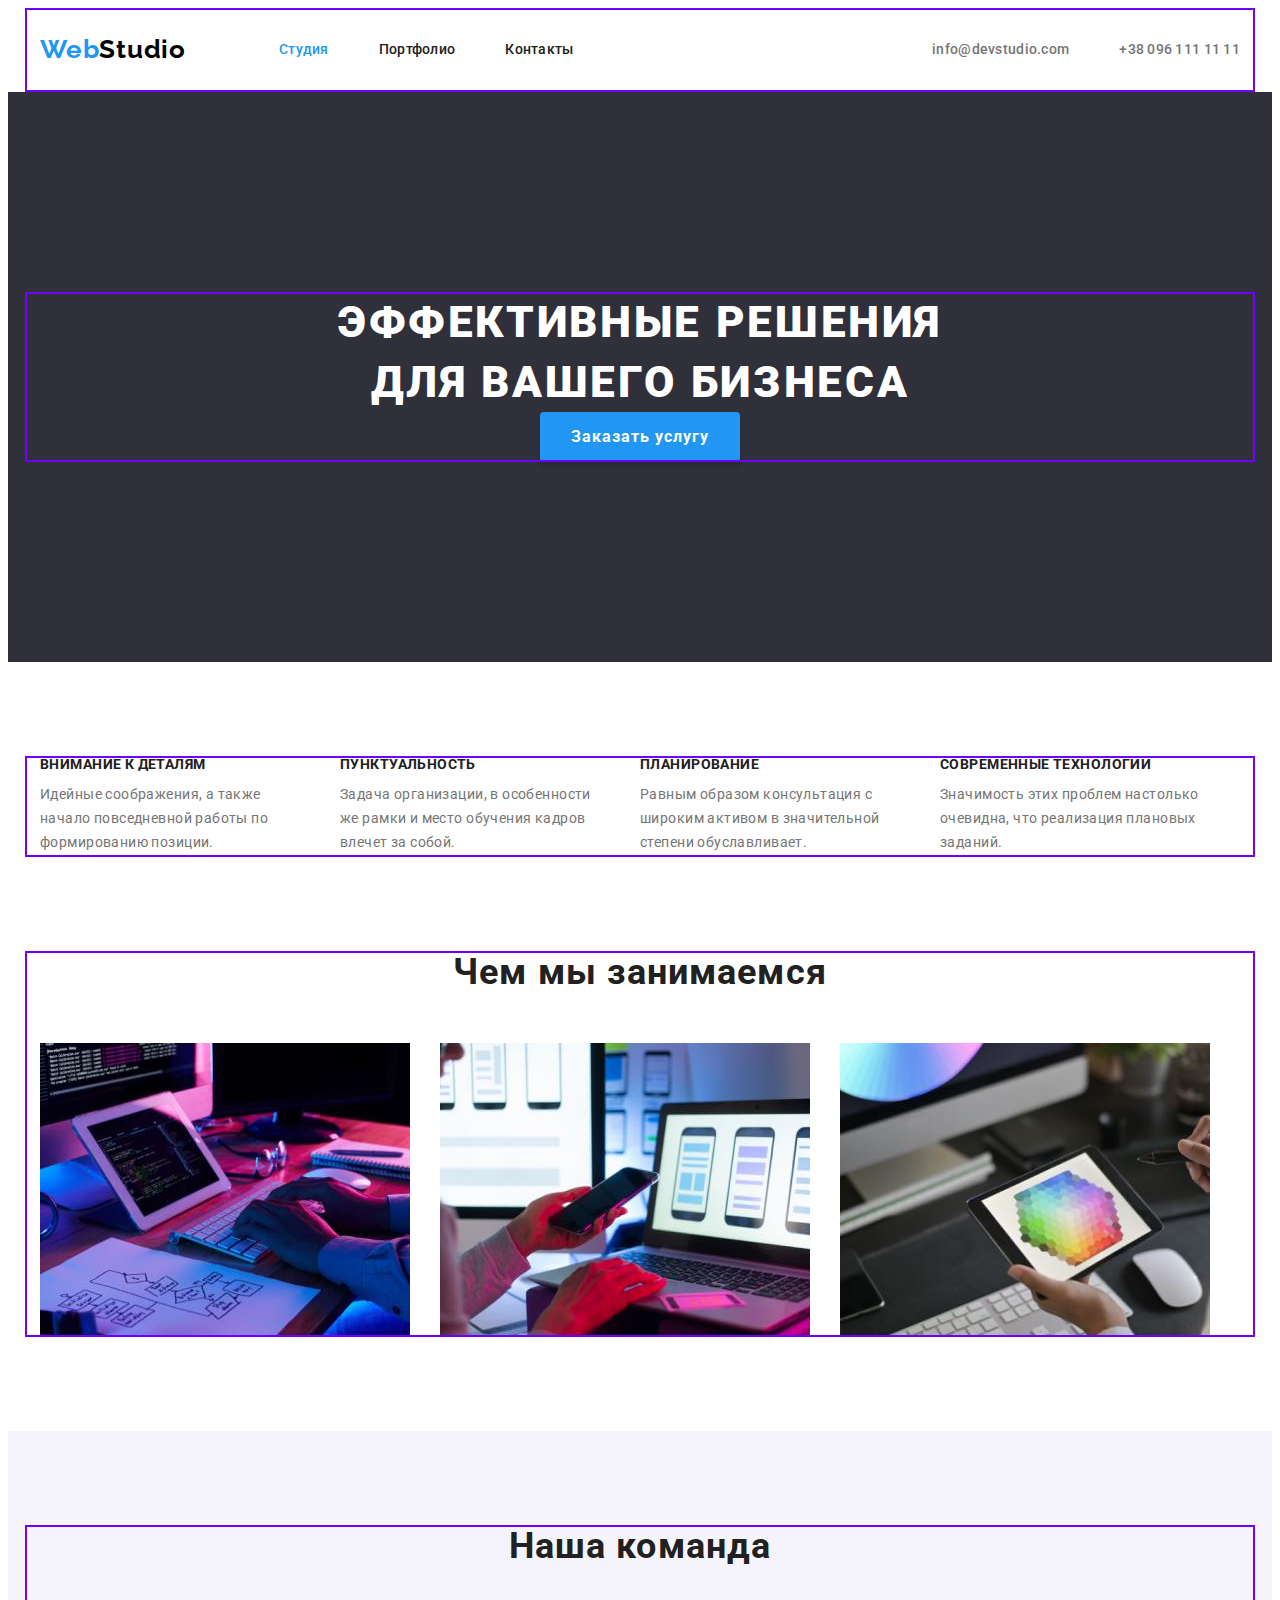
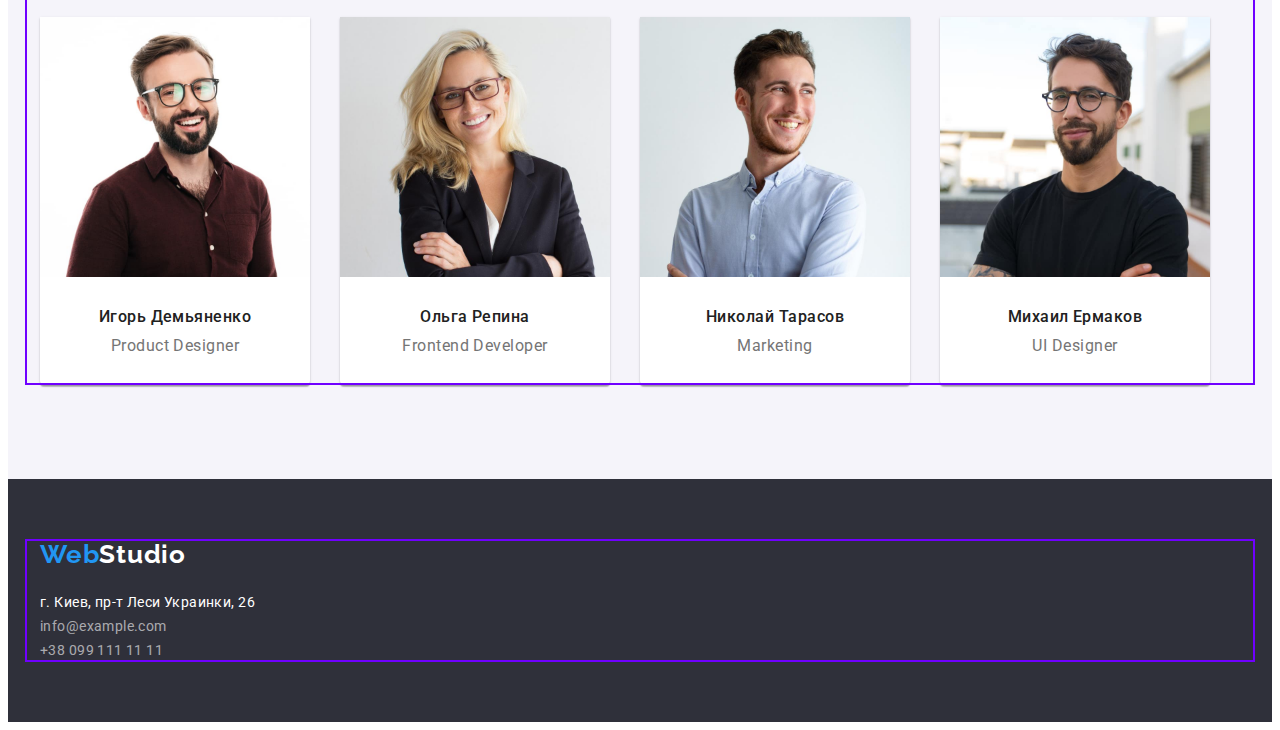
<file: index.html>
<!DOCTYPE html>
<html lang="ru">
  <head>
    <meta charset="UTF-8" />
    <meta http-equiv="X-UA-Compatible" content="IE=edge" />
    <meta name="viewport" content="width=device-width, initial-scale=1.0" />
    <!--Normalize start-->
    <link
      rel="stylesheet"
      href="https://cdnjs.cloudflare.com/ajax/libs/modern-normalize/1.1.0/modern-normalize.min.css"
      integrity="sha512-wpPYUAdjBVSE4KJnH1VR1HeZfpl1ub8YT/NKx4PuQ5NmX2tKuGu6U/JRp5y+Y8XG2tV+wKQpNHVUX03MfMFn9Q=="
      crossorigin="anonymous"
      referrerpolicy="no-referrer"
    />
    <!--Normalize end-->
    <!--Fonts start-->
    <link rel="preconnect" href="https://fonts.googleapis.com" />
    <link rel="preconnect" href="https://fonts.gstatic.com" crossorigin />
    <link
      href="https://fonts.googleapis.com/css2?family=Raleway:wght@700&family=Roboto:wght@400;500;700;900&display=swap"
      rel="stylesheet"
    />
    <link rel="stylesheet" href="./css/styles.css" />
    <!--Fonts end-->
    <title>Студия</title>
  </head>
  <body>
    <header class="header">
      <div class="container header-container">
        <!--Шапка сайта-->
        <a class="logo link" href=""
          ><span>Web</span><span class="header-logo-cl">Studio</span></a
        >

        <nav class="header-nav">
          <ul class="header-list list">
            <li class="header-item">
              <a class="header-link header-link-current link" href="#studio"
                >Студия</a
              >
            </li>
            <li class="header-item">
              <a class="header-link link" href="./portfolio.html">Портфолио</a>
            </li>
            <li class="header-item">
              <a class="header-link link" href="#contacts">Контакты</a>
            </li>
          </ul>
        </nav>

        <ul class="header-cont-list list">
          <li class="header-cont-item">
            <a
              class="header-mail link"
              href="mailto:info@devstudio.com"
              title="Отправить электронное письмо"
              >info@devstudio.com</a
            >
          </li>
          <li class="header-cont-item">
            <a
              class="header-phone link"
              href="tel:++380961111111"
              title="Позвонить"
              >+38 096 111 11 11</a
            >
          </li>
        </ul>
      </div>
    </header>

    <!-- уникальный контент сайта -->
    <main>
      <!--Секция Герой-->
      <section class="hero">
        <div class="container hero-container">
          <h1 class="main-title" id="studio">
            Эффективные решения <br />
            для вашего бизнеса
          </h1>
          <button class="hero-btn btn" type="button">Заказать услугу</button>
        </div>
      </section>

      <section class="peculiarities">
        <div class="container peculiarities-container">
          <h2 class="peculiarities-title visually-hidden" id="portfolio">
            Список отличий
          </h2>

          <ul class="peculiarities-list list">
            <li class="peculiarities-item">
              <h3 class="peculiarities-subtitle">Внимание к деталям</h3>
              <p class="peculiarities-desc">
                Идейные соображения, а также начало повседневной работы по
                формированию позиции.
              </p>
            </li>
            <li class="peculiarities-item">
              <h3 class="peculiarities-subtitle">Пунктуальность</h3>
              <p class="peculiarities-desc">
                Задача организации, в особенности же рамки и место обучения
                кадров влечет за собой.
              </p>
            </li>
            <li class="peculiarities-item">
              <h3 class="peculiarities-subtitle">Планирование</h3>
              <p class="peculiarities-desc">
                Равным образом консультация с широким активом в значительной
                степени обуславливает.
              </p>
            </li>
            <li class="peculiarities-item">
              <h3 class="peculiarities-subtitle">Современные технологии</h3>
              <p class="peculiarities-desc">
                Значимость этих проблем настолько очевидна, что реализация
                плановых заданий.
              </p>
            </li>
          </ul>
        </div>
      </section>

      <section class="about">
        <div class="container">
          <h2 class="about-title">Чем мы занимаемся</h2>

          <ul class="about-list list">
            <li class="about-item">
              <img
                class="about-img"
                src="./images/img_1.jpg"
                alt="мужские руки пишут код програмирования на планшете с помощью клавиатуры"
                width="370"
              />
            </li>
            <li class="about-item">
              <img
                class="about-img"
                src="./images/img_2.jpg"
                alt="девушка держит телефон и проверяет адптивность мобильного приложения"
                width="370"
              />
            </li>
            <li class="about-item">
              <img
                class="about-img"
                src="./images/img_3.jpg"
                alt="женские руки держат планшет с отображением на экране цветовой гаммы"
                width="370"
              />
            </li>
          </ul>
        </div>
      </section>
    </main>

    <!--Наша команда-->
    <section class="team">
      <div class="container">
        <h2 class="team-title" id="contacts">Наша команда</h2>
        <ul class="team-list list">
          <li class="team-item">
            <img
              class="team-img"
              src="./images/igor_demianenko.jpg"
              alt="Мужчина с темными волосами с  бородой и в очках в красной рубашке"
              width="270"
            />
            <div class="team-item-txt">
              <h3 class="team-subtitle">Игорь Демьяненко</h3>
              <p class="team-desc" lang="en">Product Designer</p>
            </div>
          </li>
          <li class="team-item">
            <img
              class="team-img"
              src="./images/olga_repina.jpg"
              alt="Красивая девушка блондинка в очках и в черном пиджаке"
              width="270"
            />
            <div class="team-item-txt">
              <h3 class="team-subtitle">Ольга Репина</h3>
              <p class="team-desc" lang="en">Frontend Developer</p>
            </div>
          </li>

          <li class="team-item">
            <img
              class="team-img"
              src="./images/nikoly_tarasov.jpg"
              alt="Мужчина с темными волосами в светлой рубашке "
              width="270"
            />
            <div class="team-item-txt">
              <h3 class="team-subtitle">Николай Тарасов</h3>
              <p class="team-desc" lang="en">Marketing</p>
            </div>
          </li>

          <li class="team-item">
            <img
              class="team-img"
              src="./images/mikhail_ermakov.jpg"
              alt="Мужчина с темными волосами с  бородой и в очках в черной футболке"
              width="270"
            />
            <div class="team-item-txt">
              <h3 class="team-subtitle">Михаил Ермаков</h3>
              <p class="team-desc" lang="en">UI Designer</p>
            </div>
          </li>
        </ul>
      </div>
    </section>

    <footer class="footer">
      <div class="container">
        <a class="footer-logo link" href="">
          <span>Web</span><span class="footer-logo-cl">Studio</span></a
        >
        <address class="footer-list">
          <a
            class="footer-link link"
            href="https://goo.gl/maps/1XbCnB5rJUPerfFG8"
            target="_blank"
            rel="noopener noreferrer"
            title="Увидеть на гугл карте"
            >г. Киев, пр-т Леси Украинки, 26</a
          ><br />
          <a
            class="footer-mail link"
            href="mailto:info@example.com"
            title="Отправить электронное письмо"
            >info@example.com</a
          >
          <br />
          <a
            class="footer-phone link"
            href="tel:++380991111111"
            title="Позвонить"
            >+38 099 111 11 11</a
          >
        </address>
      </div>
    </footer>
  </body>
</html>
</file>
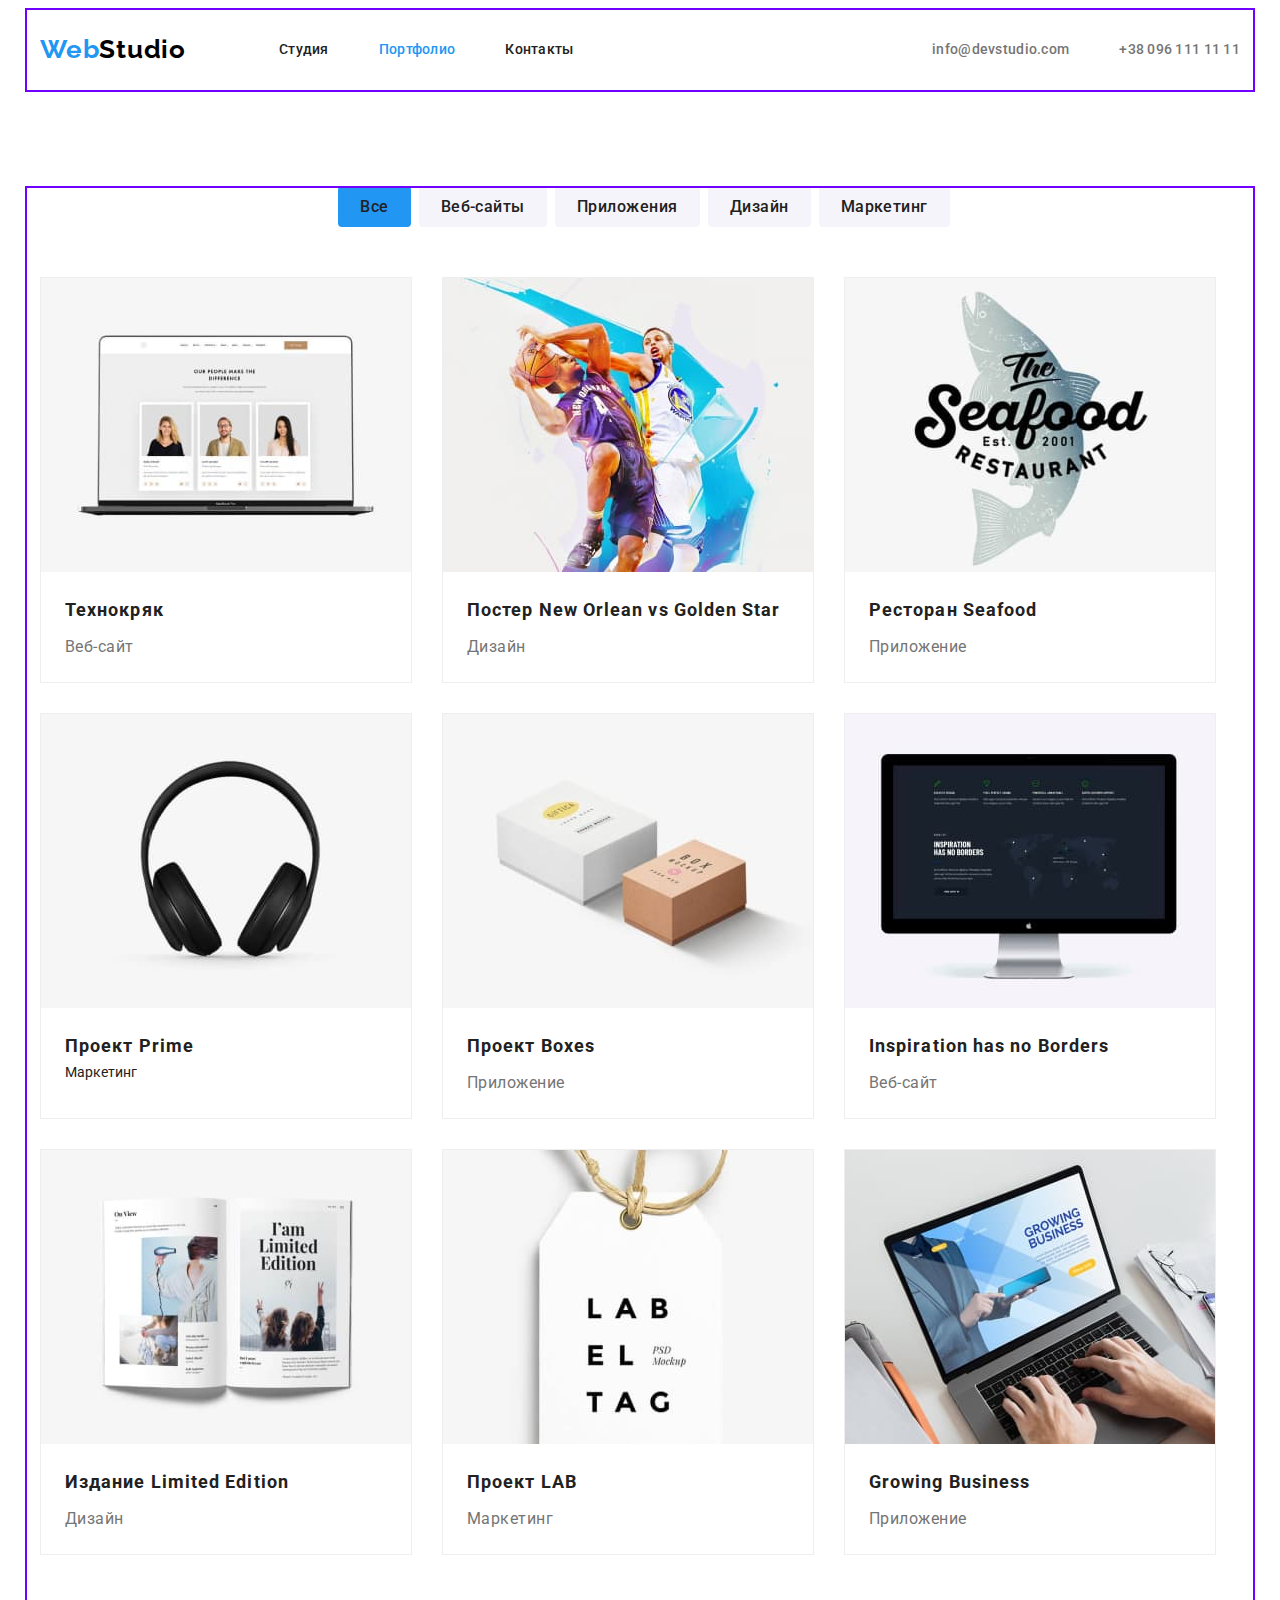
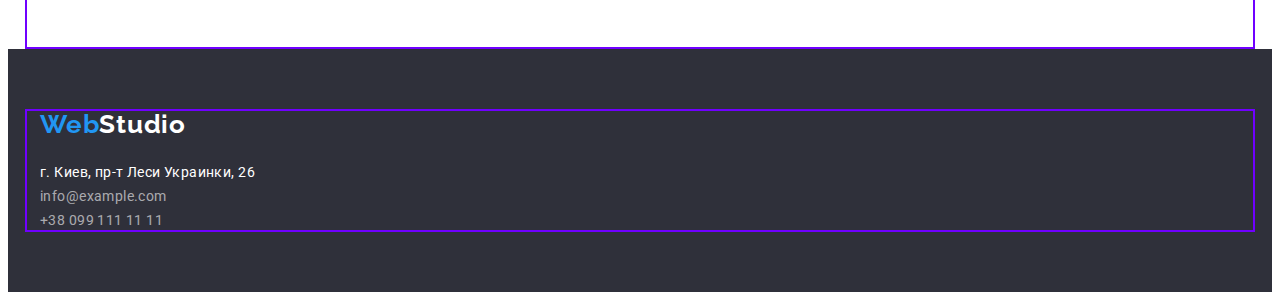
<file: portfolio.html>
<!DOCTYPE html>
<html lang="ru">
  <head>
    <meta charset="UTF-8" />
    <meta http-equiv="X-UA-Compatible" content="IE=edge" />
    <meta name="viewport" content="width=device-width, initial-scale=1.0" />
    <!--Normalize start-->
    <link
      rel="stylesheet"
      href="https://cdnjs.cloudflare.com/ajax/libs/modern-normalize/1.1.0/modern-normalize.min.css"
      integrity="sha512-wpPYUAdjBVSE4KJnH1VR1HeZfpl1ub8YT/NKx4PuQ5NmX2tKuGu6U/JRp5y+Y8XG2tV+wKQpNHVUX03MfMFn9Q=="
      crossorigin="anonymous"
      referrerpolicy="no-referrer"
    />
    <!--Normalize end-->
    <!--Fonts start-->
    <link rel="preconnect" href="https://fonts.googleapis.com" />
    <link rel="preconnect" href="https://fonts.gstatic.com" crossorigin />
    <link
      href="https://fonts.googleapis.com/css2?family=Raleway:wght@700&family=Roboto:wght@400;500;700;900&display=swap"
      rel="stylesheet"
    />
    <link rel="stylesheet" href="./css/styles.css" />
    <!--Fonts end-->
    <title>Портфолио</title>
  </head>
  <body>
    <header class="header">
      <div class="container header-container">
        <!--Шапка сайта-->
        <a class="logo link" href=""
          ><span>Web</span><span class="header-logo-cl">Studio</span></a
        >

        <nav class="header-nav">
          <ul class="header-list list">
            <li class="header-item">
              <a class="header-link link" href="./index.html">Студия</a>
            </li>
            <li class="header-item">
              <a
                class="header-link header-link-current link"
                href="./portfolio.html"
                >Портфолио</a
              >
            </li>
            <li class="header-item">
              <a class="header-link link" href="#contacts">Контакты</a>
            </li>
          </ul>
        </nav>

        <ul class="header-cont-list list">
          <li class="header-cont-item">
            <a
              class="header-mail link"
              href="mailto:info@devstudio.com"
              title="Отправить электронное письмо"
              >info@devstudio.com</a
            >
          </li>
          <li class="header-cont-item">
            <a
              class="header-phone link"
              href="tel:++380961111111"
              title="Позвонить"
              >+38 096 111 11 11</a
            >
          </li>
        </ul>
      </div>
    </header>

    <!--уникальный контент сайта-->
    <main>
      <!--Скрыть Заголовок-->
      <section class="filter">
        <div class="container filter-container">
          <h2 class="filter-title visually-hidden">Фильтр на странице</h2>

          <ul class="filter-list list">
            <li>
              <button
                class="filter-btn link filter-btn-current list"
                type="button"
              >
                Все
              </button>
            </li>
            <li>
              <button class="filter-btn" type="button">Веб-сайты</button>
            </li>
            <li>
              <button class="filter-btn" type="button">Приложения</button>
            </li>
            <li>
              <button class="filter-btn" type="button">Дизайн</button>
            </li>
            <li>
              <button class="filter-btn" type="button">Маркетинг</button>
            </li>
          </ul>

          <ul class="examples-list list">
            <li class="examples-item">
              <img
                class="examples-img"
                src="./images/1.jpg"
                alt="примера сайта на котором три фотографии сотрудников компании"
                width="370"
              />
              <div class="examples-box">
                <h3 class="example-subtitle">Технокряк</h3>
                <p class="example-desc">Веб-сайт</p>
              </div>
            </li>
            <li class="examples-item">
              <img
                class="examples-img"
                src="./images/2.jpg"
                alt="изображено профессиональных игроков в баскетбол"
                width="370"
              />
              <div class="examples-box">
                <h3 class="example-subtitle" lang="en">
                  Постер New Orlean vs Golden Star
                </h3>
                <p class="example-desc">Дизайн</p>
              </div>
            </li>
            <li class="examples-item">
              <img
                class="examples-img"
                src="./images/3.jpg"
                alt="Логотип и название компании морского ресторана Сии фуд с изображением рыбы на заднем фоне"
                width="370"
              />
              <div class="examples-box">
                <h3 class="example-subtitle" lang="en">Ресторан Seafood</h3>
                <p class="example-desc">Приложение</p>
              </div>
            </li>
            <li class="examples-item">
              <img
                class="examples-img"
                src="./images/4.jpg"
                alt="накладные наушники"
                width="370"
              />
              <div class="examples-box">
                <h3 class="example-subtitle" lang="en">Проект Prime</h3>
                <p>Маркетинг</p>
              </div>
            </li>
            <li class="examples-item">
              <img
                class="examples-img"
                src="./images/5.jpg"
                alt="две маленькие коробки"
                width="370"
              />
              <div class="examples-box">
                <h3 class="example-subtitle" lang="en">Проект Boxes</h3>
                <p class="example-desc">Приложение</p>
              </div>
            </li>
            <li class="examples-item">
              <img
                class="examples-img"
                src="./images/6.jpg"
                alt="пример сайта с картой мира"
                width="370"
              />
              <div class="examples-box">
                <h3 class="example-subtitle" lang="en">
                  Inspiration has no Borders
                </h3>
                <p class="example-desc">Веб-сайт</p>
              </div>
            </li>
            <li class="examples-item">
              <img
                class="examples-img"
                src="./images/7.jpg"
                alt="полный разворт журнала с текстом и фотографиями"
                width="370"
              />
              <div class="examples-box">
                <h3 class="example-subtitle" lang="en">
                  Издание Limited Edition
                </h3>
                <p class="example-desc">Дизайн</p>
              </div>
            </li>
            <li class="examples-item">
              <img
                class="examples-img"
                src="./images/8.jpg"
                alt="название компании лаб в виде этикетки"
                width="370"
              />
              <div class="examples-box">
                <h3 class="example-subtitle" lang="en">Проект LAB</h3>
                <p class="example-desc">Маркетинг</p>
              </div>
            </li>
            <li class="examples-item">
              <img
                class="examples-img"
                src="./images/9.jpg"
                alt="пример сайта"
                width="370"
              />
              <div class="examples-box">
                <h3 class="example-subtitle" lang="en">Growing Business</h3>
                <p class="example-desc">Приложение</p>
              </div>
            </li>
          </ul>
        </div>
      </section>
    </main>

    <footer class="footer">
      <div class="container">
        <a class="footer-logo link" href=""
          ><span>Web</span><span class="footer-logo-cl">Studio</span></a
        >
        <address class="footer-list">
          <a
            class="footer-link link"
            href="https://goo.gl/maps/1XbCnB5rJUPerfFG8"
            target="_blank"
            rel="noopener noreferrer"
            title="Увидеть на гугл карте"
            >г. Киев, пр-т Леси Украинки, 26</a
          ><br />
          <a
            class="footer-mail link"
            href="mailto:info@example.com"
            title="Отправить электронное письмо"
            >info@example.com</a
          >
          <br />
          <a
            class="footer-phone link"
            href="tel:++380991111111"
            title="Позвонить"
            >+38 099 111 11 11</a
          >
        </address>
      </div>
    </footer>
  </body>
</html>
</file>
<file: css/styles.css>
:root {
    /*fonts*/
    --main-font: 'Roboto', sans-serif;
    --secondary-font: 'Raleway', sans-serif;

    /*text colors*/
    --main-txt-cl: #212121;
    --contct-txt-cl: #757575;
    --acceny-txt-cl: #2196F3;
    --white-txt-cl: #FFFFFF;
    --txt-logo-cl: #000000;

    /*bg colors*/
    --dark-bg-cl: #2F303A;
    --ligh-bg-cl: #F5F4FA;
    --btn-bg-hover-cl: #188CE8;
    --card-bg: #EEEEEE;

    /*others*/
    --columns-cl: #7000FF;
    --cards-cl: #FFFFFF;
    --line-cl: #ECECEC;
}

body {
    font-family: var(--main-font);
    font-size: 14px;
    line-height: 1.15;
    color: var(--main-txt-cl)
}

/* reset styles */
h1,
h2,
h3,
h4,
h5,
h6,
p,
ul {
    margin: 0;
}

.link {
    text-decoration: none;
    color: currentColor;
}

.list {
    list-style: none;
    padding: 0;
    margin: 0;
}

/* base styles */

.container {
    width: 1200px;
    padding-left: 15px;
    padding-right: 15px;
    margin-left: auto;
    margin-right: auto;

    outline: 2px solid #7000FF;
    outline-offset: -2px;
}


.btn {

    font-family: inherit;
    font-weight: 700;
    font-size: 16px;
    line-height: calc(30 /12);
    /* identical to box height, or 188% */
    display: flex;
    align-items: center;
    text-align: center;
    letter-spacing: 0.06em;
    color: var(--white-txt-cl);
    cursor: pointer;
}


/* Header section */

/* .header {
    padding-top: 32px;
    padding-bottom: 32px;
} */


.header-container {
    display: flex;
    align-items: center;
    border-bottom: 1px solid var(--line-cl)
        /* padding-top: 32px;
    padding-bottom: 32px; */
}

.logo {
    margin-right: 93px;
}

.header-nav {
    margin-right: auto;
}

.header-list,
.header-cont-list {
    display: flex;
    gap: 50px;

}

.header-logo-cl {
    color: var(--txt-logo-cl);
}

.logo,
.footer-logo {
    font-family: var(--secondary-font);
    font-weight: 700;
    font-size: 26px;
    line-height: calc(31 / 26);
    letter-spacing: 0.03em;
    color: var(--acceny-txt-cl);
}

.header-nav,
.header-list,
.header-cont-list {
    font-weight: 500;
    font-size: 14px;
    line-height: calc(16 / 14);
    letter-spacing: 0.02em;
}

.header-link,
.header-phone,
.header-mail {
    display: inline-block;
    padding-top: 32px;
    padding-bottom: 32px;
    font-weight: 500;
    font-size: 14px;
    line-height: calc(16 / 12);
    letter-spacing: 0.02em;
    color: var(--main-txt-cl);
}

.header-phone,
.header-mail {
    color: #757575;
    padding-top: 32px;
    padding-bottom: 32px;
}

.header-mail {
    margin-right: 50px;
}

.header-mail:last-child {
    margin-right: 0px;
}


.header-link:hover,
.header-link:focus,
.header-phone:hover,
.header-phone:focus,
.header-mail:hover,
.header-mail:focus {
    color: var(--acceny-txt-cl);
}

.header-link-current {
    color: var(--acceny-txt-cl);
}


/* Hero section */

.hero {
    padding-top: 200px;
    padding-bottom: 200px;
}

.hero-container {
    left: 0px;
    top: 80px;

    background: var(--dark-bg-cl);

}

.hero,
.footer {
    background-color: var(--dark-bg-cl);
}


.main-title {
    font-weight: 900;
    font-size: 44px;
    line-height: calc(60 / 44);
    /* or 136% */
    text-align: center;
    letter-spacing: 0.06em;
    text-transform: uppercase;
    color: var(--white-txt-cl);

}

.hero-btn {
    min-width: 200px;
    min-height: 50px;
    font-family: var(--main-font);
    font-weight: 700;
    font-size: 16px;
    line-height: calc(30 / 16);
    background: var(--acceny-txt-cl);
    color: var(--white-txt-cl);
    box-shadow: 0px 4px 4px rgba(0, 0, 0, 0.15);
    border-radius: 4px;
    border: none;

    display: block;
    margin: 0 auto;

}

.hero-btn:hover,
.hero-btn:focus {
    background-color: var(--btn-bg-hover-cl);
}

/* Peculiarities */

.peculiarities {
    padding-top: 94px;
}

.peculiarities-list {
    display: flex;
    gap: 30px;
    flex-basis: 270px;
}


.peculiarities-subtitle {
    width: 270px;
    font-weight: 700;
    font-size: 14px;
    line-height: calc(16 / 14);
    letter-spacing: 0.03em;
    text-transform: uppercase;
    color: var(--main-txt-cl);
    margin-bottom: 10px;
}


.peculiarities-desc {
    width: 270px;
    height: 75px;
    font-size: 14px;
    line-height: calc(24/14);
    /* or 171% */
    letter-spacing: 0.03em;
    color: var(--contct-txt-cl);
}

/*About*/

.about {
    padding-top: 94px;
    padding-bottom: 94px;
}

.about-title {
    font-weight: 700;
    font-size: 36px;
    line-height: calc(42 / 36);
    text-align: center;
    letter-spacing: 0.03em;
    color: var(--main-txt-cl)
}

.about-list {
    display: flex;
    gap: 30px;
    margin-top: 50px;
}

.about-img,
.team-img,
.examples-img {
    display: block;
}



/* Team*/

.team {
    background-color: var(--ligh-bg-cl);
    padding-top: 94px;
    padding-bottom: 94px;
}

.team-list {
    margin-top: 50px;
    display: flex;
    gap: 30px;
}

.team-item {
    box-shadow: 0px 1px 3px rgba(0, 0, 0, 0.12), 0px 1px 1px rgba(0, 0, 0, 0.14), 0px 2px 1px rgba(0, 0, 0, 0.2);
    border-radius: 0px 0px 4px 4px;
}


.team-item:nth-child(1) {
    background-color: var(--cards-cl);
    width: 270px;
    height: 368px;
}

.team-item:nth-child(2) {
    background-color: var(--cards-cl);
    width: 270px;
    height: 368px;
}

.team-item:nth-child(2) {
    background-color: var(--cards-cl);
    width: 270px;
    height: 368px;
}

.team-item:nth-child(3) {
    background-color: var(--cards-cl);
    width: 270px;
    height: 368px;
}

.team-item:nth-child(4) {
    background-color: var(--cards-cl);
    width: 270px;
    height: 368px;
}

.team-item-txt {
    padding-top: 30px;

    padding-bottom: 30px;

}


.team-title {
    font-weight: 700;
    font-size: 36px;
    line-height: calc(42 / 36);
    text-align: center;
    letter-spacing: 0.03em;
    color: var(--main-txt-cl);
}

.team-img {
    display: block;
}

.team-subtitle {
    font-weight: 500;
    font-size: 16px;
    line-height: calc(19 / 16);
    /* identical to box height */
    text-align: center;
    letter-spacing: 0.03em;
    color: var(--main-txt-cl);

}

.team-desc {
    font-size: 16px;
    line-height: calc(19 / 16);
    /* identical to box height */
    text-align: center;
    letter-spacing: 0.03em;
    color: var(--contct-txt-cl);
    padding-top: 10px;
}

/* Footer*/

.footer {
    padding-top: 60px;
    padding-bottom: 60px;
}

.footer-logo {
    padding-top: 60px;

}


.footer-logo-cl {
    color: var(--white-txt-cl);
}

.footer-list {
    font-family: var(--main-font);
    font-style: normal;
    font-size: 14px;
    line-height: calc(24 / 14);
    /* or 171% */
    letter-spacing: 0.03em;
    color: rgba(255, 255, 255, 0.6);
    margin-top: 20px;

}

.footer-link {
    color: var(--white-txt-cl);
    font-size: 14px;
    line-height: calc(24 / 14);
    /* or 171% */
    letter-spacing: 0.03em;
    color: var(--white-txt-cl);
}

/* Portfolio*/

.filter {
    padding-top: 94px;
    padding-top: 94px;
}

.filter-list {
    display: flex;
    margin: 0 auto;
    justify-content: center;
}

.filter-list:last-child {
    margin-right: 0px;
}

.filter-btn {

    font-family: inherit;
    margin-left: 8px;
    padding-top: 6px;
    padding-right: 22px;
    padding-bottom: 6px;
    padding-left: 22px;




    background: var(--ligh-bg-cl);
    border-radius: 4px;
}

.filter-btn:hover,
.filter-btn:focus {
    color: var(--main-txt-cl);
}

.filter-btn-current {
    background-color: var(--acceny-txt-cl);
    color: var(--white-txt-cl);
}

.filter-btn {
    cursor: pointer;
    border: none;
    font-family: 'Roboto';
    font-style: normal;
    font-weight: 500;
    font-size: 16px;
    line-height: calc(26 / 14);
    letter-spacing: 0.03em;
    color: var(--main-txt-cl);
}

.examples-list {
    display: flex;
    flex-wrap: wrap;
    gap: 30px;
    margin-top: 50px;
}


.examples-item {
    width: 370px;
    background: var(--cards-cl);
    border: 1px solid var(--card-bg);
}

.examples-box {
    padding-top: 20px;
    padding-bottom: 20px;
    padding-left: 24px;
}


.example-subtitle {
    font-weight: 700;
    font-size: 18px;
    line-height: calc(36 / 18);
    letter-spacing: 0.06em;
    color: var(--main-txt-cl);

}

.example-desc {
    font-size: 16px;
    line-height: calc(30 / 16);
    /* identical to box height, or 188% */
    letter-spacing: 0.03em;
    color: var(--contct-txt-cl);
    margin-top: 4px;
}

.examples-list {
    padding-bottom: 94px;
}

.visually-hidden {
    position: absolute;
    white-space: nowrap;
    width: 1px;
    height: 1px;
    overflow: hidden;
    border: 0;
    padding: 0;
    clip: rect(0 0 0 0);
    clip-path: inset(50%);
    margin: -1px;
}
</file>
